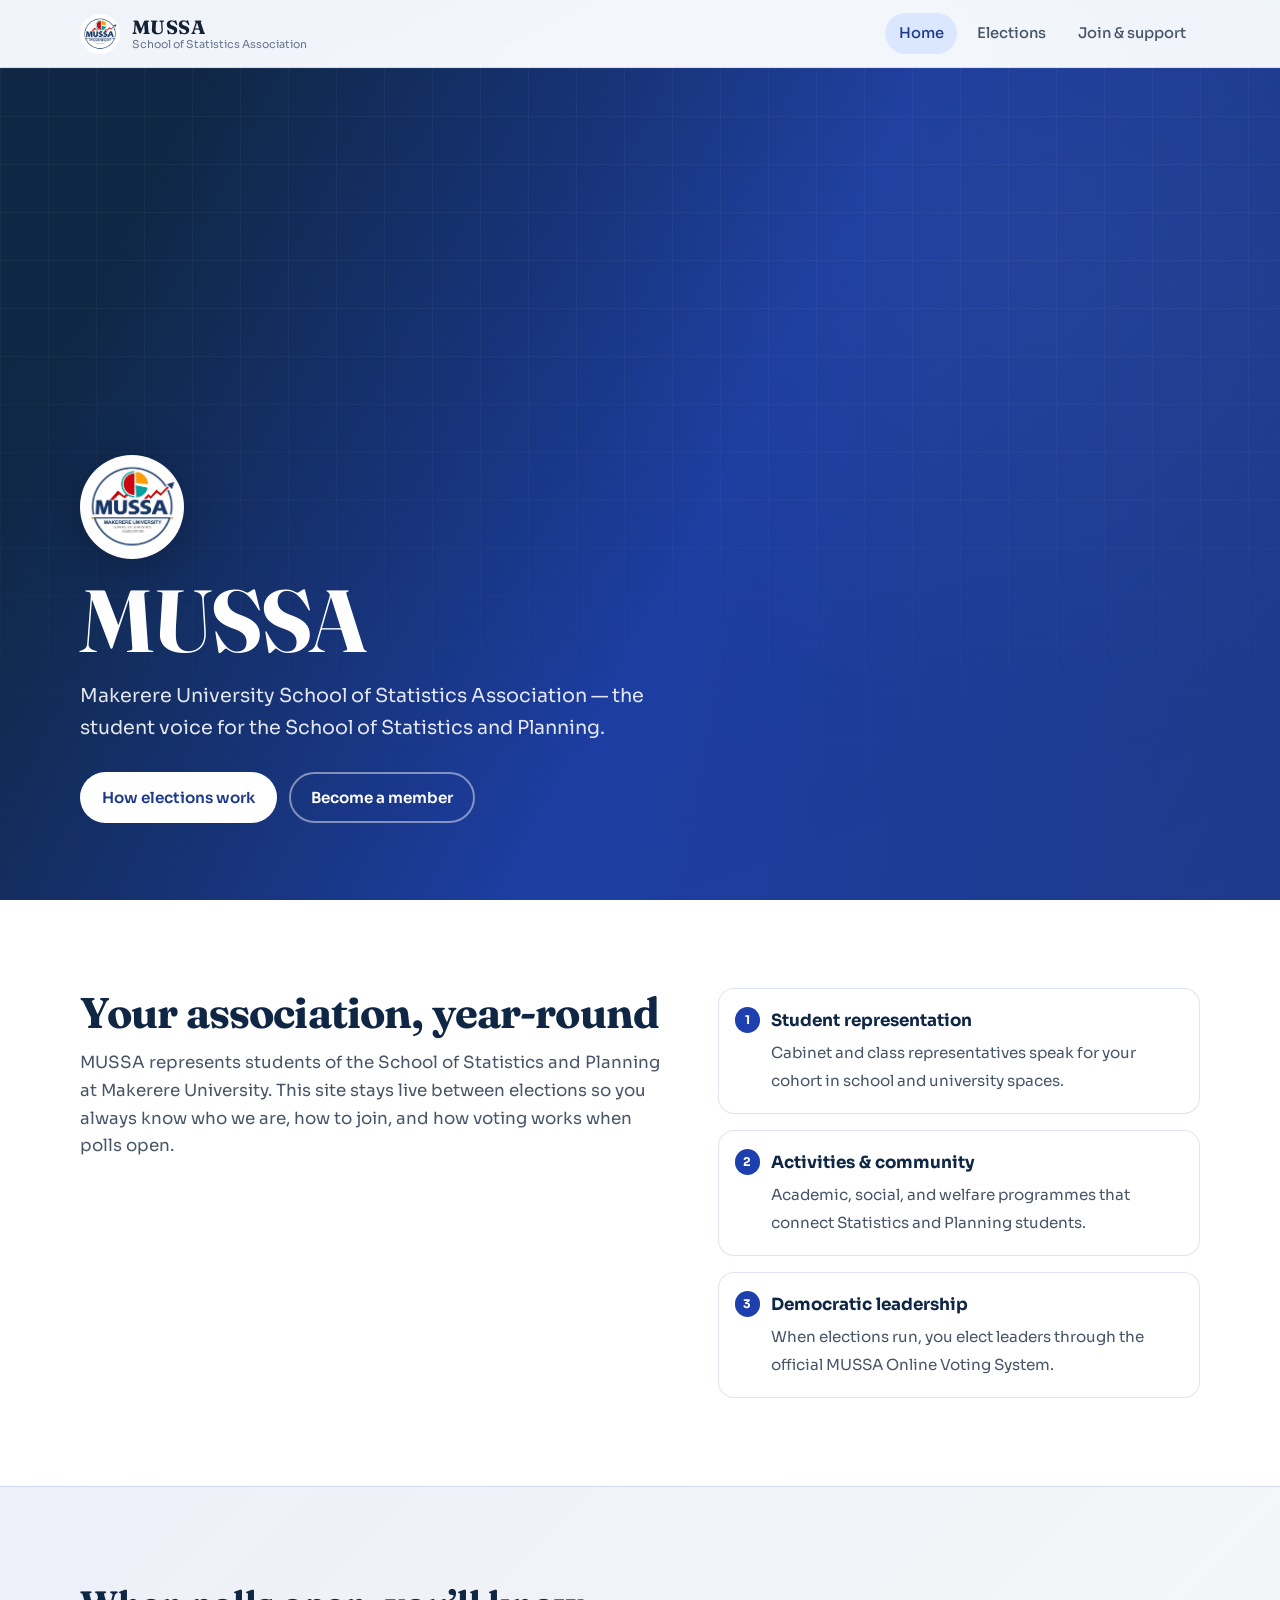
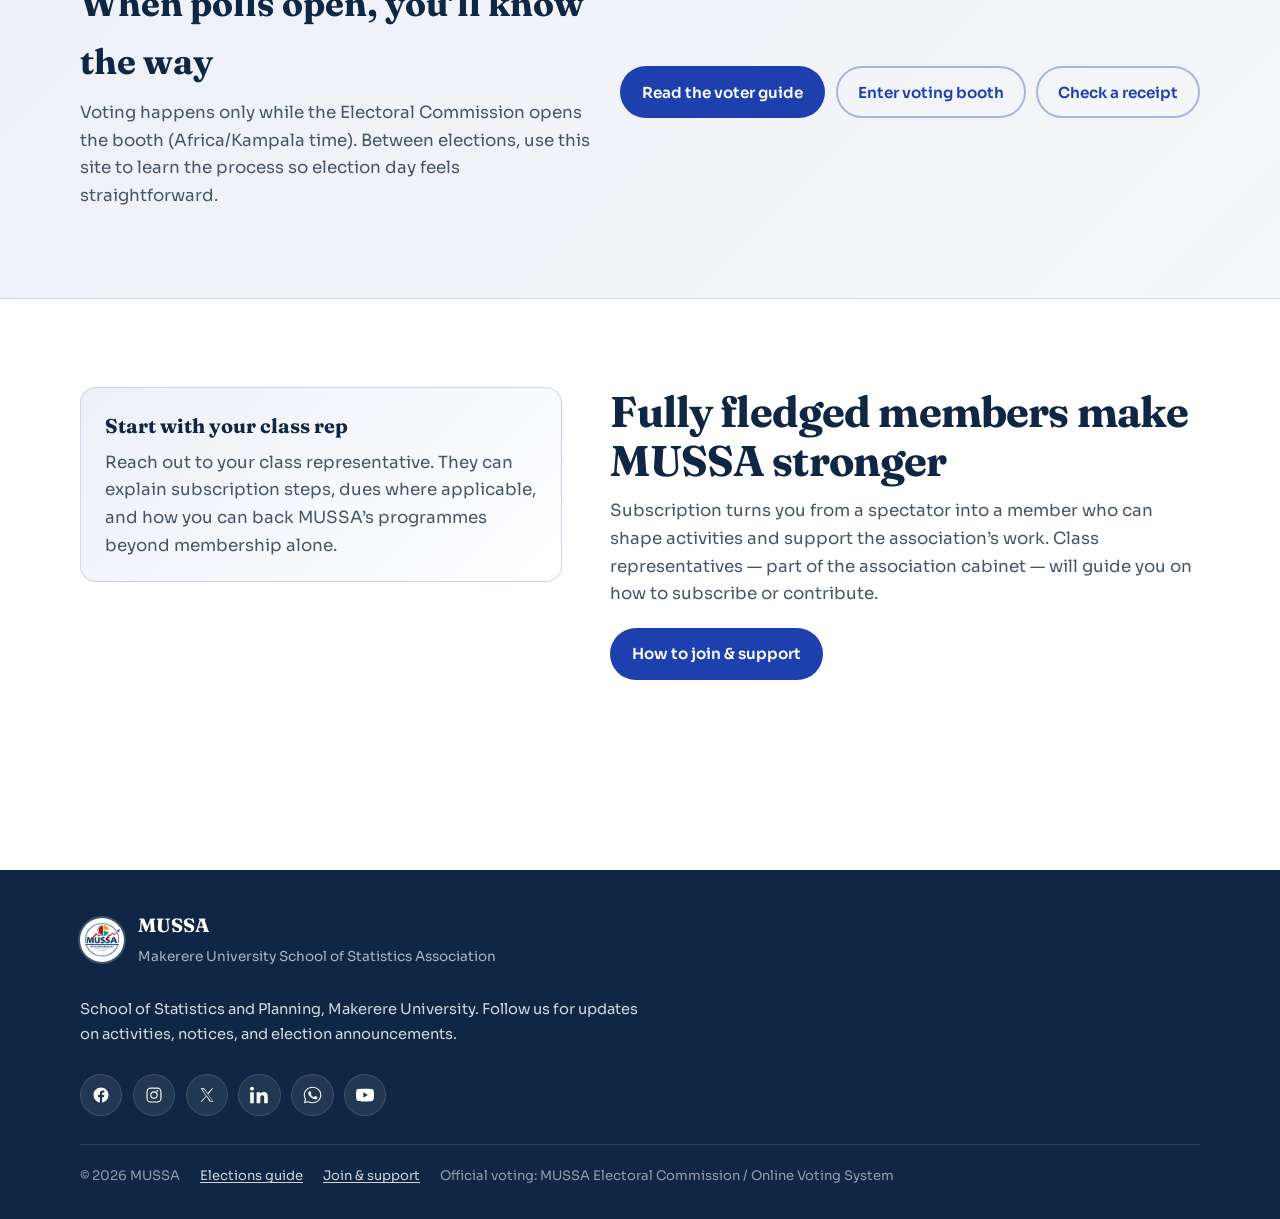
<file: index.html>
<!DOCTYPE html>
<html lang="en">
<head>
  <meta charset="UTF-8">
  <meta name="viewport" content="width=device-width, initial-scale=1.0">
  <meta name="description" content="Makerere University School of Statistics Association (MUSSA) — membership, activities, and how elections work when polls open.">
  <title>MUSSA — Makerere University School of Statistics Association</title>
  <link rel="icon" href="assets/images/mussa_logo.png" type="image/png">
  <link rel="preconnect" href="https://fonts.googleapis.com">
  <link rel="preconnect" href="https://fonts.gstatic.com" crossorigin>
  <link href="https://fonts.googleapis.com/css2?family=Fraunces:opsz,wght@9..144,600;9..144,700&family=Sora:wght@400;500;600;700&display=swap" rel="stylesheet">
  <link rel="stylesheet" href="css/styles.css">
</head>
<body>
  <a class="skip-link" href="#main">Skip to content</a>

  <header class="site-header">
    <div class="header-inner">
      <a class="brand" href="index.html">
        <img class="logo" src="assets/images/mussa_logo.png" alt="" width="40" height="40">
        <span class="brand-text">
          <strong>MUSSA</strong>
          <span>School of Statistics Association</span>
        </span>
      </a>
      <button class="nav-toggle" type="button" aria-expanded="false" aria-controls="site-nav" aria-label="Open menu">
        <span></span><span></span><span></span>
      </button>
      <nav class="site-nav" id="site-nav" aria-label="Primary">
        <ul>
          <li><a href="index.html">Home</a></li>
          <li><a href="elections.html">Elections</a></li>
          <li><a href="join.html">Join &amp; support</a></li>
        </ul>
      </nav>
    </div>
  </header>

  <main id="main">
    <section class="hero" aria-label="Welcome">
      <div class="hero-inner">
        <div class="hero-brand">
          <img class="logo" src="assets/images/mussa_logo.png" alt="MUSSA logo">
        </div>
        <h1>MUSSA</h1>
        <p class="lede">
          Makerere University School of Statistics Association — the student voice for the School of Statistics and Planning.
        </p>
        <div class="hero-actions">
          <a class="btn btn-primary" href="elections.html">How elections work</a>
          <a class="btn btn-ghost" href="join.html">Become a member</a>
        </div>
      </div>
    </section>

    <section class="section">
      <div class="split">
        <div class="section-head reveal">
          <h2>Your association, year-round</h2>
          <p>
            MUSSA represents students of the School of Statistics and Planning at Makerere University.
            This site stays live between elections so you always know who we are, how to join, and how voting works when polls open.
          </p>
        </div>
        <ul class="feature-list reveal reveal-delay-1">
          <li data-step="1">
            <strong>Student representation</strong>
            <span>Cabinet and class representatives speak for your cohort in school and university spaces.</span>
          </li>
          <li data-step="2">
            <strong>Activities &amp; community</strong>
            <span>Academic, social, and welfare programmes that connect Statistics and Planning students.</span>
          </li>
          <li data-step="3">
            <strong>Democratic leadership</strong>
            <span>When elections run, you elect leaders through the official MUSSA Online Voting System.</span>
          </li>
        </ul>
      </div>
    </section>

    <section class="band" aria-labelledby="election-ready">
      <div class="section reveal">
        <div>
          <h2 id="election-ready">When polls open, you’ll know the way</h2>
          <p>
            Voting happens only while the Electoral Commission opens the booth (Africa/Kampala time).
            Between elections, use this site to learn the process so election day feels straightforward.
          </p>
        </div>
        <div class="band-actions">
          <a class="btn btn-solid" href="elections.html">Read the voter guide</a>
          <a class="btn btn-outline" href="#" data-voting-booth>Enter voting booth</a>
          <a class="btn btn-outline" href="#" data-receipt-lookup>Check a receipt</a>
        </div>
      </div>
    </section>

    <section class="section">
      <div class="split reverse">
        <div class="section-head reveal">
          <h2>Fully fledged members make MUSSA stronger</h2>
          <p>
            Subscription turns you from a spectator into a member who can shape activities and support the association’s work.
            Class representatives — part of the association cabinet — will guide you on how to subscribe or contribute.
          </p>
          <p style="margin-top: 1.25rem;">
            <a class="btn btn-solid" href="join.html">How to join &amp; support</a>
          </p>
        </div>
        <div class="callout reveal reveal-delay-1">
          <h3>Start with your class rep</h3>
          <p>
            Reach out to your class representative. They can explain subscription steps, dues where applicable,
            and how you can back MUSSA’s programmes beyond membership alone.
          </p>
        </div>
      </div>
    </section>
  </main>

  <footer class="site-footer">
    <div class="footer-inner">
      <div class="footer-brand">
        <img class="logo" src="assets/images/mussa_logo.png" alt="" width="44" height="44">
        <div>
          <strong>MUSSA</strong>
          <span>Makerere University School of Statistics Association</span>
        </div>
      </div>
      <p class="footer-copy">
        School of Statistics and Planning, Makerere University. Follow us for updates on activities, notices, and election announcements.
      </p>
      <ul class="social-list" aria-label="Social media">
        <li><a href="#" data-social="facebook"><img src="assets/icons/facebook.svg" alt=""></a></li>
        <li><a href="#" data-social="instagram"><img src="assets/icons/instagram.svg" alt=""></a></li>
        <li><a href="#" data-social="x"><img src="assets/icons/x.svg" alt=""></a></li>
        <li><a href="#" data-social="linkedin"><img src="assets/icons/linkedin.svg" alt=""></a></li>
        <li><a href="#" data-social="whatsapp"><img src="assets/icons/whatsapp.svg" alt=""></a></li>
        <li><a href="#" data-social="youtube"><img src="assets/icons/youtube.svg" alt=""></a></li>
      </ul>
      <div class="footer-meta">
        <span>© <span id="year"></span> MUSSA</span>
        <a href="elections.html">Elections guide</a>
        <a href="join.html">Join &amp; support</a>
        <span>Official voting: MUSSA Electoral Commission / Online Voting System</span>
      </div>
    </div>
  </footer>

  <script src="js/main.js"></script>
  <script>document.getElementById("year").textContent = new Date().getFullYear();</script>
</body>
</html>
</file>
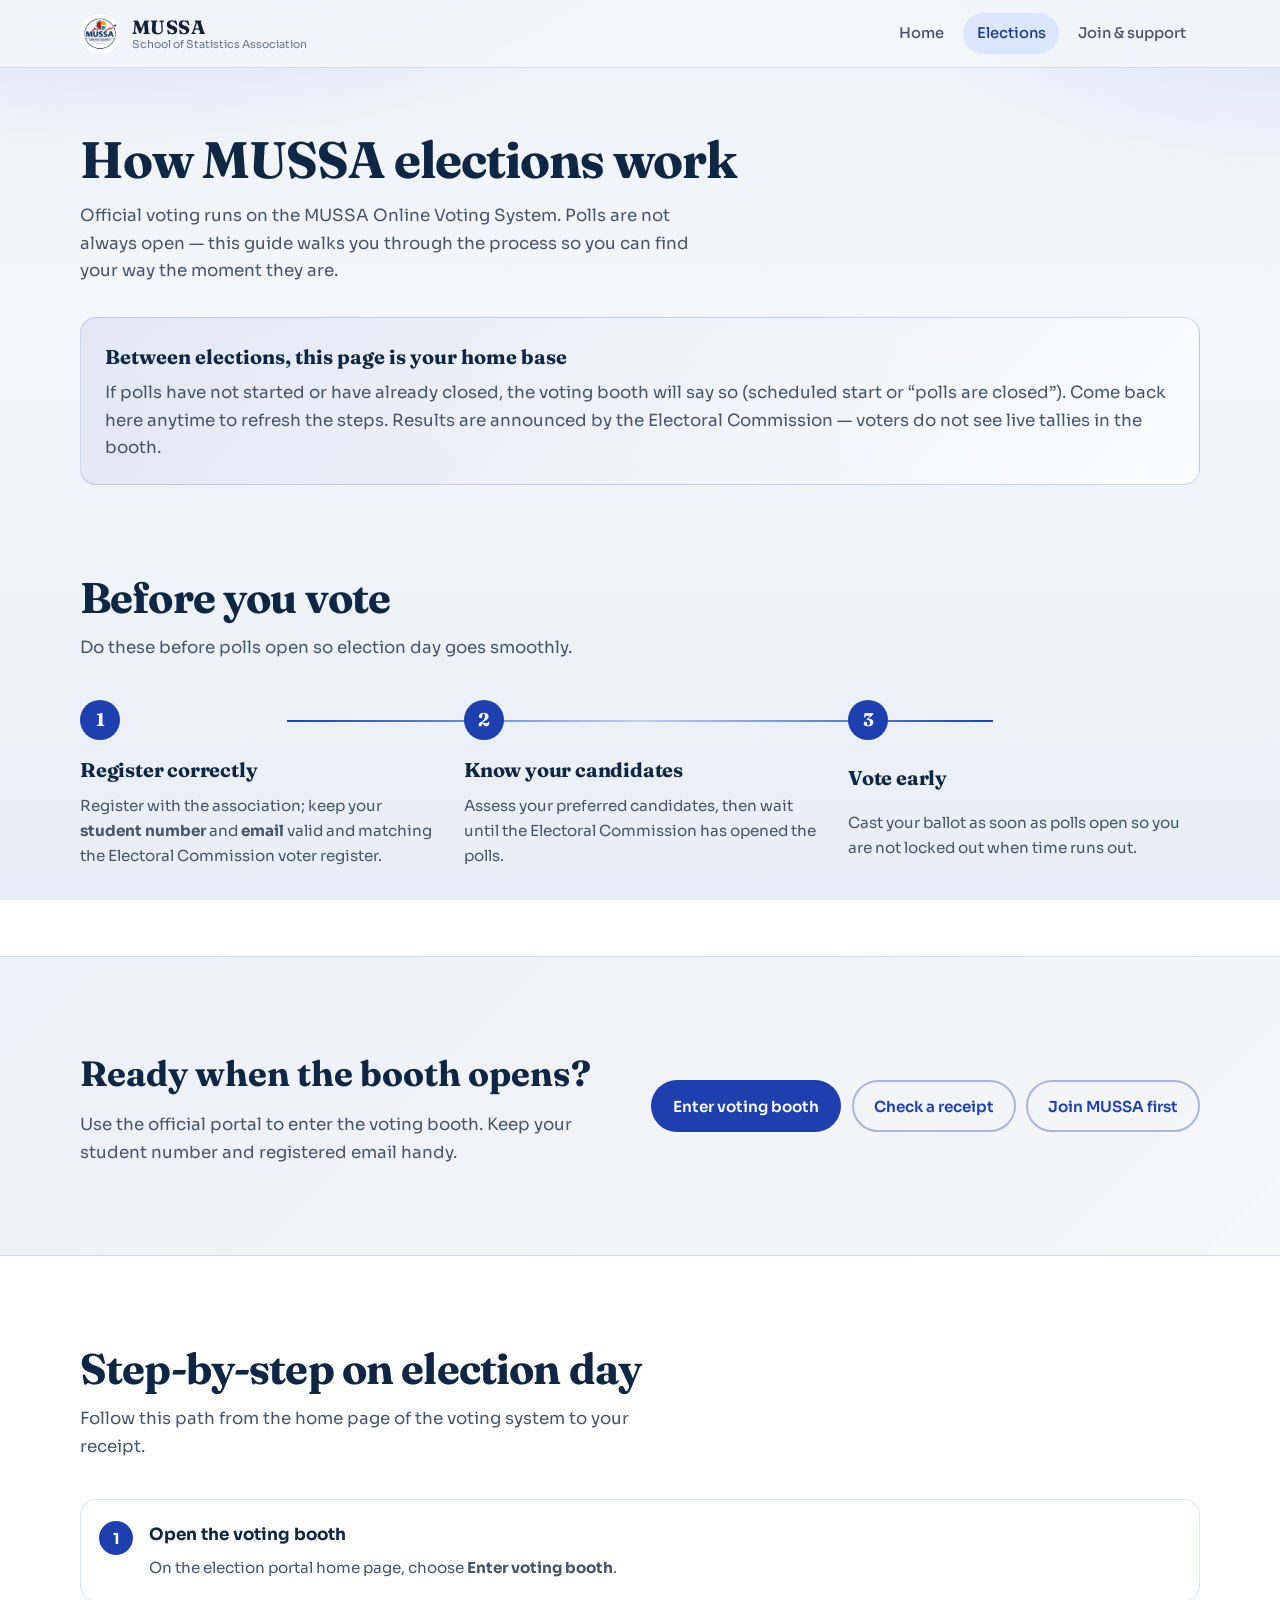
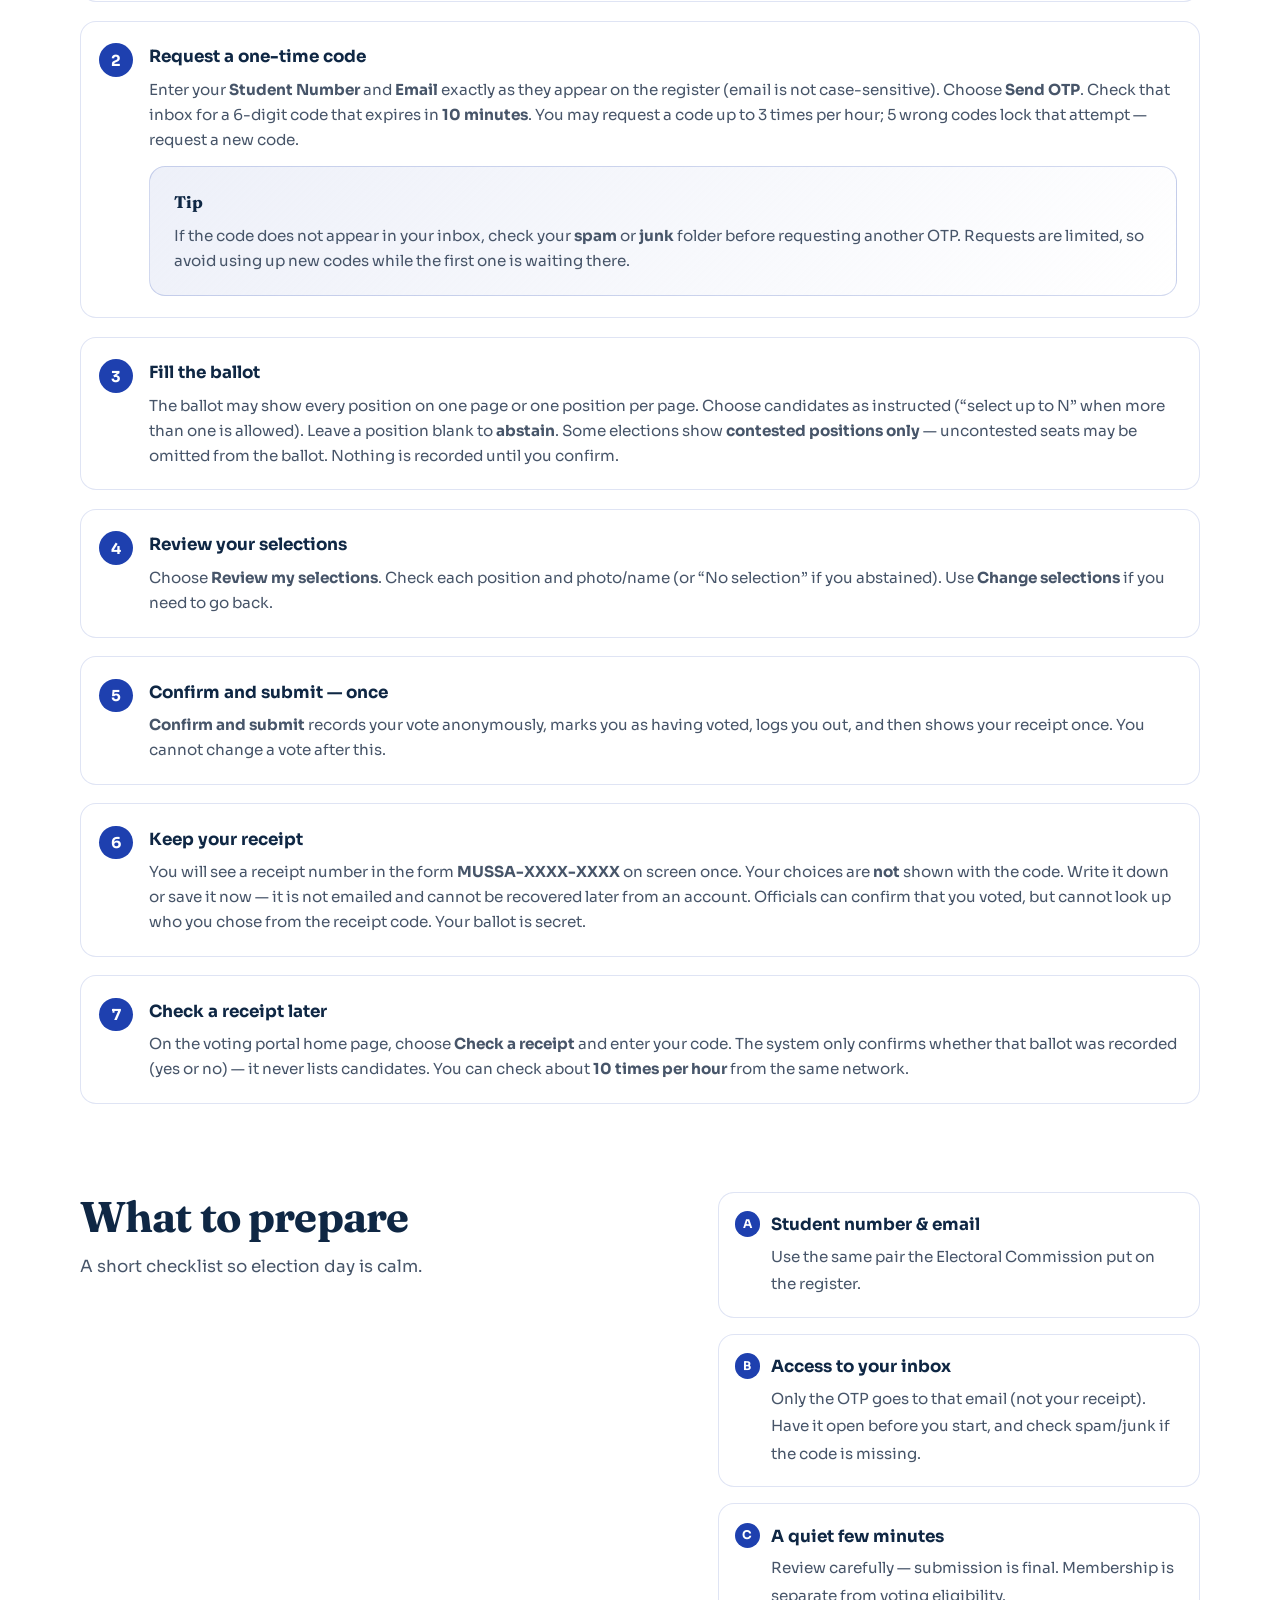
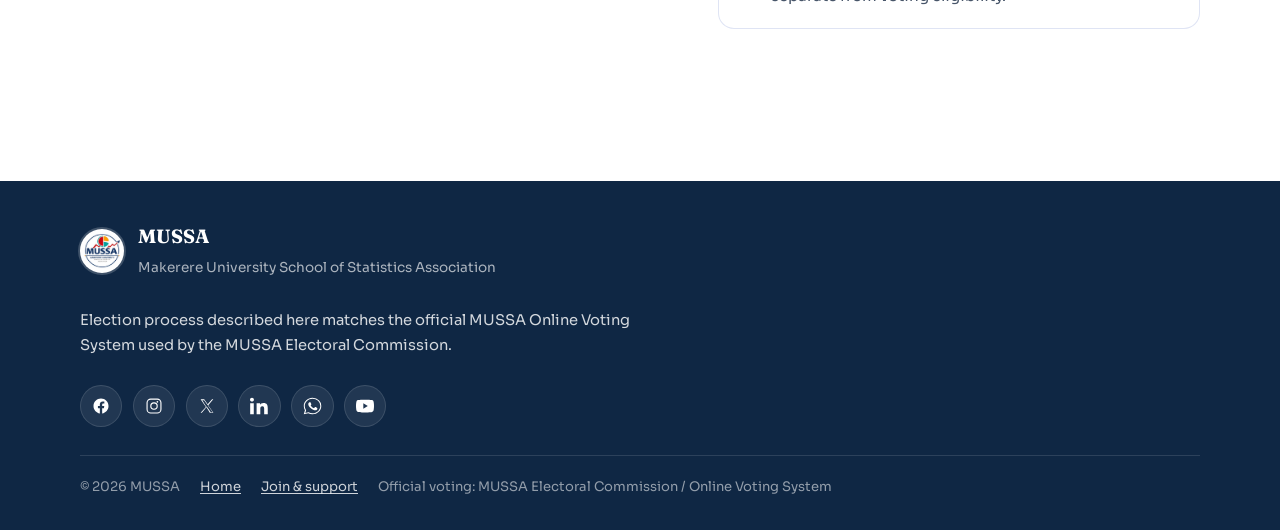
<file: elections.html>
<!DOCTYPE html>
<html lang="en">
<head>
  <meta charset="UTF-8">
  <meta name="viewport" content="width=device-width, initial-scale=1.0">
  <meta name="description" content="How to vote in MUSSA elections: eligibility, OTP login, ballot, confirm, and receipt.">
  <title>How elections work — MUSSA</title>
  <link rel="icon" href="assets/images/mussa_logo.png" type="image/png">
  <link rel="preconnect" href="https://fonts.googleapis.com">
  <link rel="preconnect" href="https://fonts.gstatic.com" crossorigin>
  <link href="https://fonts.googleapis.com/css2?family=Fraunces:opsz,wght@9..144,600;9..144,700&family=Sora:wght@400;500;600;700&display=swap" rel="stylesheet">
  <link rel="stylesheet" href="css/styles.css">
</head>
<body>
  <a class="skip-link" href="#main">Skip to content</a>

  <header class="site-header">
    <div class="header-inner">
      <a class="brand" href="index.html">
        <img class="logo" src="assets/images/mussa_logo.png" alt="" width="40" height="40">
        <span class="brand-text">
          <strong>MUSSA</strong>
          <span>School of Statistics Association</span>
        </span>
      </a>
      <button class="nav-toggle" type="button" aria-expanded="false" aria-controls="site-nav" aria-label="Open menu">
        <span></span><span></span><span></span>
      </button>
      <nav class="site-nav" id="site-nav" aria-label="Primary">
        <ul>
          <li><a href="index.html">Home</a></li>
          <li><a href="elections.html">Elections</a></li>
          <li><a href="join.html">Join &amp; support</a></li>
        </ul>
      </nav>
    </div>
  </header>

  <main id="main">
    <header class="page-hero">
      <div class="section">
        <h1>How MUSSA elections work</h1>
        <p>
          Official voting runs on the MUSSA Online Voting System. Polls are not always open — this guide
          walks you through the process so you can find your way the moment they are.
        </p>
      </div>
    </header>

    <section class="section" style="padding-top: 0;">
      <div class="callout reveal">
        <h3>Between elections, this page is your home base</h3>
        <p>
          If polls have not started or have already closed, the voting booth will say so (scheduled start or “polls are closed”).
          Come back here anytime to refresh the steps. Results are announced by the Electoral Commission — voters do not see live tallies in the booth.
        </p>
      </div>
    </section>

    <section class="section" style="padding-top: 0;">
      <div class="section-head reveal">
        <h2>Before you vote</h2>
        <p>Do these before polls open so election day goes smoothly.</p>
      </div>
      <ol class="prep-steps">
        <li class="prep-step reveal">
          <span class="prep-step-num" aria-hidden="true">1</span>
          <h3>Register correctly</h3>
          <p>Register with the association; keep your <strong>student number</strong> and <strong>email</strong> valid and matching the Electoral Commission voter register.</p>
        </li>
        <li class="prep-step reveal reveal-delay-1">
          <span class="prep-step-num" aria-hidden="true">2</span>
          <h3>Know your candidates</h3>
          <p>Assess your preferred candidates, then wait until the Electoral Commission has opened the polls.</p>
        </li>
        <li class="prep-step reveal reveal-delay-2">
          <span class="prep-step-num" aria-hidden="true">3</span>
          <h3>Vote early</h3>
          <p>Cast your ballot as soon as polls open so you are not locked out when time runs out.</p>
        </li>
      </ol>
    </section>

    <section class="band">
      <div class="section reveal">
        <div>
          <h2>Ready when the booth opens?</h2>
          <p>Use the official portal to enter the voting booth. Keep your student number and registered email handy.</p>
        </div>
        <div class="band-actions">
          <a class="btn btn-solid" href="#" data-voting-booth>Enter voting booth</a>
          <a class="btn btn-outline" href="#" data-receipt-lookup>Check a receipt</a>
          <a class="btn btn-outline" href="join.html">Join MUSSA first</a>
        </div>
      </div>
    </section>

    <section class="section">
      <div class="section-head reveal">
        <h2>Step-by-step on election day</h2>
        <p>Follow this path from the home page of the voting system to your receipt.</p>
      </div>
      <ol class="steps">
        <li class="reveal">
          <h3>Open the voting booth</h3>
          <p>On the election portal home page, choose <strong>Enter voting booth</strong>.</p>
        </li>
        <li class="reveal reveal-delay-1">
          <h3>Request a one-time code</h3>
          <p>
            Enter your <strong>Student Number</strong> and <strong>Email</strong> exactly as they appear on the register
            (email is not case-sensitive). Choose <strong>Send OTP</strong>. Check that inbox for a 6-digit code that expires in
            <strong>10 minutes</strong>. You may request a code up to 3 times per hour; 5 wrong codes lock that attempt — request a new code.
          </p>
          <div class="callout">
            <h3>Tip</h3>
            <p>
              If the code does not appear in your inbox, check your <strong>spam</strong> or <strong>junk</strong> folder
              before requesting another OTP. Requests are limited, so avoid using up new codes while the first one is waiting there.
            </p>
          </div>
        </li>
        <li class="reveal reveal-delay-2">
          <h3>Fill the ballot</h3>
          <p>
            The ballot may show every position on one page or one position per page. Choose candidates as instructed
            (“select up to N” when more than one is allowed). Leave a position blank to <strong>abstain</strong>.
            Some elections show <strong>contested positions only</strong> — uncontested seats may be omitted from the ballot.
            Nothing is recorded until you confirm.
          </p>
        </li>
        <li class="reveal">
          <h3>Review your selections</h3>
          <p>
            Choose <strong>Review my selections</strong>. Check each position and photo/name (or “No selection” if you abstained).
            Use <strong>Change selections</strong> if you need to go back.
          </p>
        </li>
        <li class="reveal reveal-delay-1">
          <h3>Confirm and submit — once</h3>
          <p>
            <strong>Confirm and submit</strong> records your vote anonymously, marks you as having voted, logs you out,
            and then shows your receipt once. You cannot change a vote after this.
          </p>
        </li>
        <li class="reveal reveal-delay-2">
          <h3>Keep your receipt</h3>
          <p>
            You will see a receipt number in the form <strong>MUSSA-XXXX-XXXX</strong> on screen once.
            Your choices are <strong>not</strong> shown with the code. Write it down or save it now — it is not emailed
            and cannot be recovered later from an account. Officials can confirm that you voted, but cannot look up
            who you chose from the receipt code. Your ballot is secret.
          </p>
        </li>
        <li class="reveal">
          <h3>Check a receipt later</h3>
          <p>
            On the voting portal home page, choose <strong>Check a receipt</strong> and enter your code.
            The system only confirms whether that ballot was recorded (yes or no) — it never lists candidates.
            You can check about <strong>10 times per hour</strong> from the same network.
          </p>
        </li>
      </ol>
    </section>

    <section class="section" style="padding-top: 0;">
      <div class="split">
        <div class="section-head reveal">
          <h2>What to prepare</h2>
          <p>A short checklist so election day is calm.</p>
        </div>
        <ul class="feature-list reveal reveal-delay-1">
          <li data-step="A">
            <strong>Student number &amp; email</strong>
            <span>Use the same pair the Electoral Commission put on the register.</span>
          </li>
          <li data-step="B">
            <strong>Access to your inbox</strong>
            <span>Only the OTP goes to that email (not your receipt). Have it open before you start, and check spam/junk if the code is missing.</span>
          </li>
          <li data-step="C">
            <strong>A quiet few minutes</strong>
            <span>Review carefully — submission is final. Membership is separate from voting eligibility.</span>
          </li>
        </ul>
      </div>
    </section>
  </main>

  <footer class="site-footer">
    <div class="footer-inner">
      <div class="footer-brand">
        <img class="logo" src="assets/images/mussa_logo.png" alt="" width="44" height="44">
        <div>
          <strong>MUSSA</strong>
          <span>Makerere University School of Statistics Association</span>
        </div>
      </div>
      <p class="footer-copy">
        Election process described here matches the official MUSSA Online Voting System used by the MUSSA Electoral Commission.
      </p>
      <ul class="social-list" aria-label="Social media">
        <li><a href="#" data-social="facebook"><img src="assets/icons/facebook.svg" alt=""></a></li>
        <li><a href="#" data-social="instagram"><img src="assets/icons/instagram.svg" alt=""></a></li>
        <li><a href="#" data-social="x"><img src="assets/icons/x.svg" alt=""></a></li>
        <li><a href="#" data-social="linkedin"><img src="assets/icons/linkedin.svg" alt=""></a></li>
        <li><a href="#" data-social="whatsapp"><img src="assets/icons/whatsapp.svg" alt=""></a></li>
        <li><a href="#" data-social="youtube"><img src="assets/icons/youtube.svg" alt=""></a></li>
      </ul>
      <div class="footer-meta">
        <span>© <span id="year"></span> MUSSA</span>
        <a href="index.html">Home</a>
        <a href="join.html">Join &amp; support</a>
        <span>Official voting: MUSSA Electoral Commission / Online Voting System</span>
      </div>
    </div>
  </footer>

  <script src="js/main.js"></script>
  <script>document.getElementById("year").textContent = new Date().getFullYear();</script>
</body>
</html>
</file>
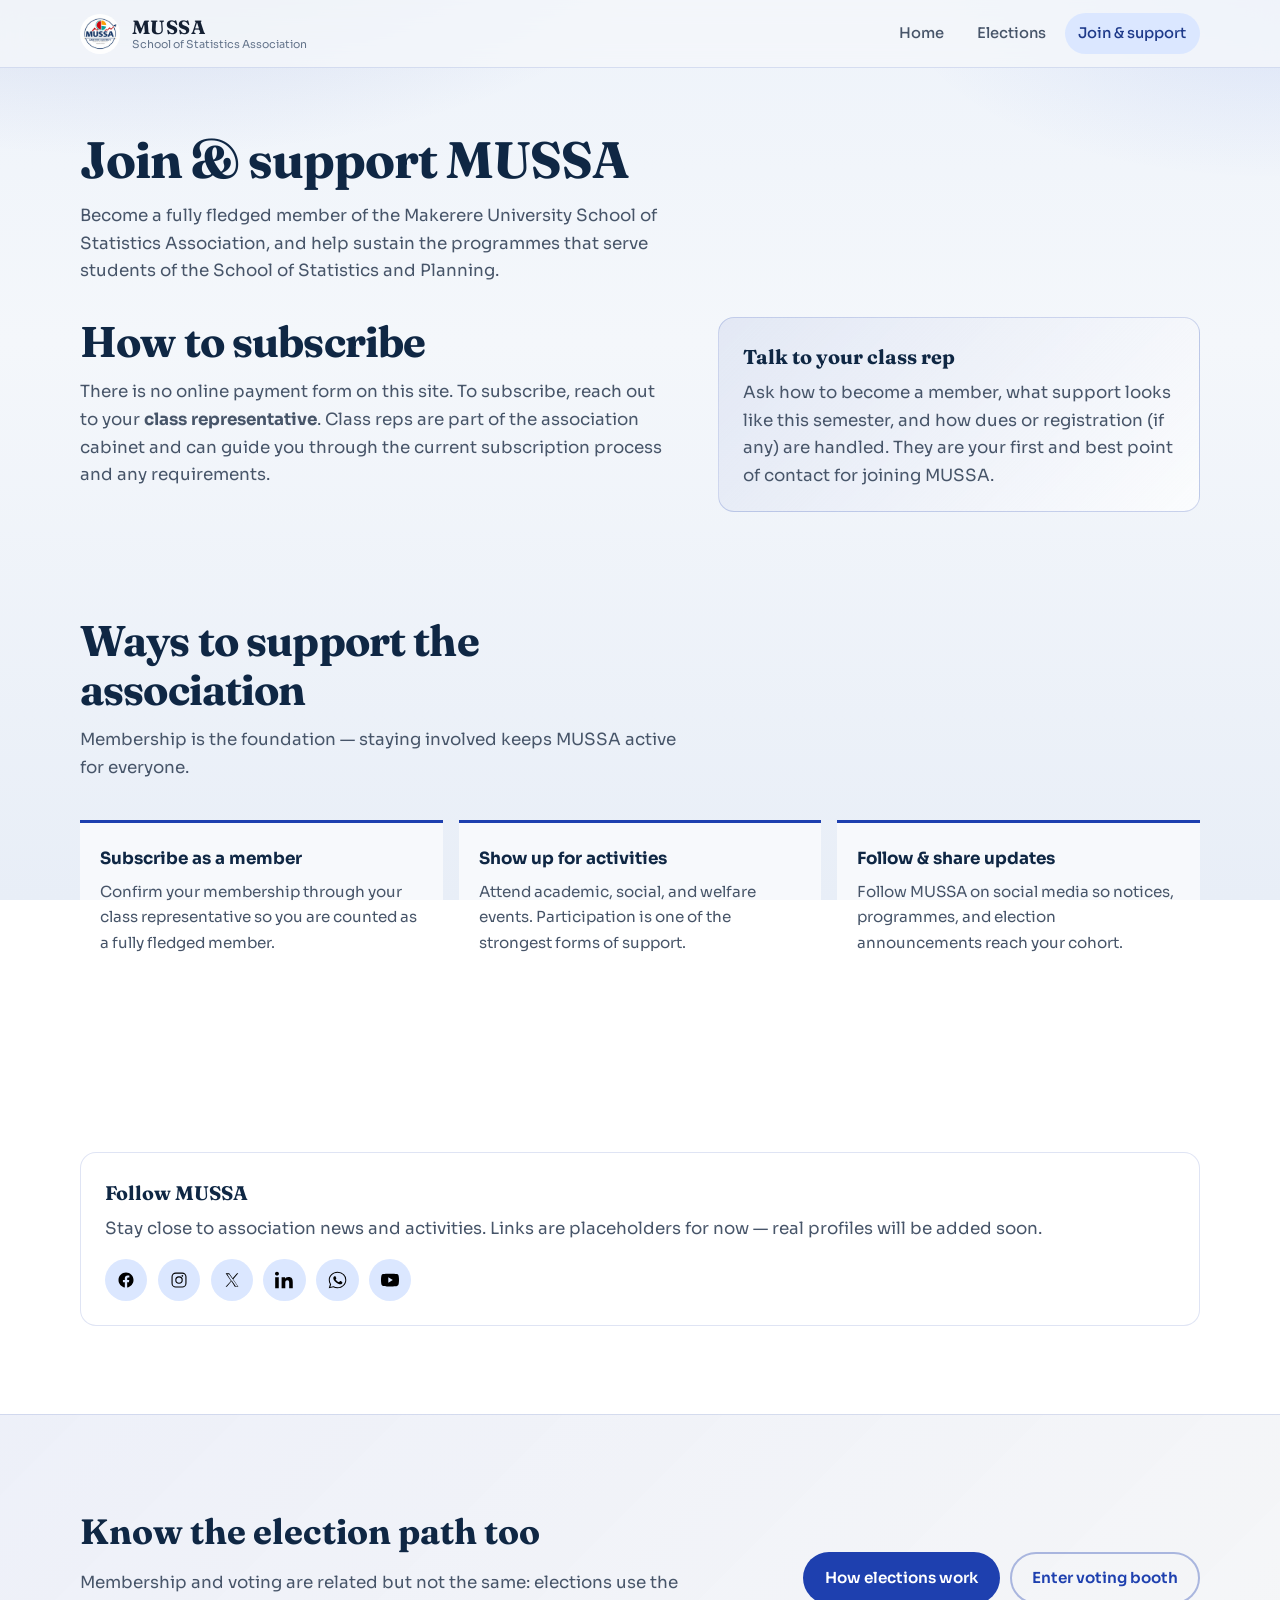
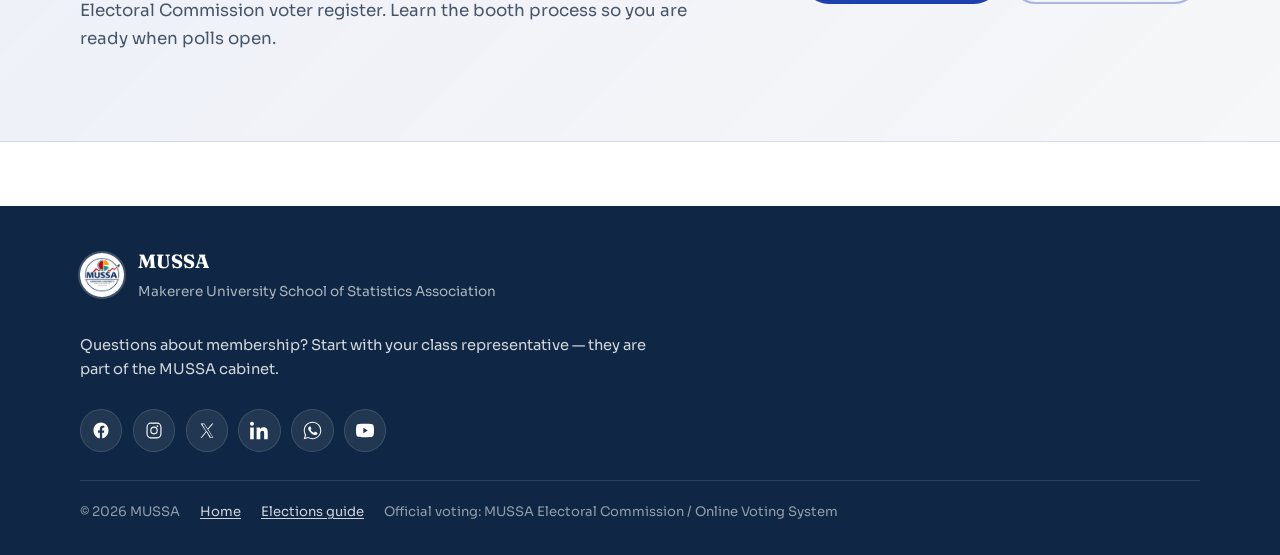
<file: join.html>
<!DOCTYPE html>
<html lang="en">
<head>
  <meta charset="UTF-8">
  <meta name="viewport" content="width=device-width, initial-scale=1.0">
  <meta name="description" content="Subscribe to MUSSA and support association activities — start with your class representative.">
  <title>Join &amp; support — MUSSA</title>
  <link rel="icon" href="assets/images/mussa_logo.png" type="image/png">
  <link rel="preconnect" href="https://fonts.googleapis.com">
  <link rel="preconnect" href="https://fonts.gstatic.com" crossorigin>
  <link href="https://fonts.googleapis.com/css2?family=Fraunces:opsz,wght@9..144,600;9..144,700&family=Sora:wght@400;500;600;700&display=swap" rel="stylesheet">
  <link rel="stylesheet" href="css/styles.css">
</head>
<body>
  <a class="skip-link" href="#main">Skip to content</a>

  <header class="site-header">
    <div class="header-inner">
      <a class="brand" href="index.html">
        <img class="logo" src="assets/images/mussa_logo.png" alt="" width="40" height="40">
        <span class="brand-text">
          <strong>MUSSA</strong>
          <span>School of Statistics Association</span>
        </span>
      </a>
      <button class="nav-toggle" type="button" aria-expanded="false" aria-controls="site-nav" aria-label="Open menu">
        <span></span><span></span><span></span>
      </button>
      <nav class="site-nav" id="site-nav" aria-label="Primary">
        <ul>
          <li><a href="index.html">Home</a></li>
          <li><a href="elections.html">Elections</a></li>
          <li><a href="join.html">Join &amp; support</a></li>
        </ul>
      </nav>
    </div>
  </header>

  <main id="main">
    <header class="page-hero">
      <div class="section">
        <h1>Join &amp; support MUSSA</h1>
        <p>
          Become a fully fledged member of the Makerere University School of Statistics Association,
          and help sustain the programmes that serve students of the School of Statistics and Planning.
        </p>
      </div>
    </header>

    <section class="section" style="padding-top: 0;">
      <div class="split">
        <div class="section-head reveal">
          <h2>How to subscribe</h2>
          <p>
            There is no online payment form on this site. To subscribe, reach out to your
            <strong>class representative</strong>. Class reps are part of the association cabinet and can
            guide you through the current subscription process and any requirements.
          </p>
        </div>
        <div class="callout reveal reveal-delay-1">
          <h3>Talk to your class rep</h3>
          <p>
            Ask how to become a member, what support looks like this semester, and how dues or registration
            (if any) are handled. They are your first and best point of contact for joining MUSSA.
          </p>
        </div>
      </div>
    </section>

    <section class="section" style="padding-top: 0;">
      <div class="section-head reveal">
        <h2>Ways to support the association</h2>
        <p>Membership is the foundation — staying involved keeps MUSSA active for everyone.</p>
      </div>
      <div class="support-grid">
        <article class="support-item reveal">
          <h3>Subscribe as a member</h3>
          <p>Confirm your membership through your class representative so you are counted as a fully fledged member.</p>
        </article>
        <article class="support-item reveal reveal-delay-1">
          <h3>Show up for activities</h3>
          <p>Attend academic, social, and welfare events. Participation is one of the strongest forms of support.</p>
        </article>
        <article class="support-item reveal reveal-delay-2">
          <h3>Follow &amp; share updates</h3>
          <p>Follow MUSSA on social media so notices, programmes, and election announcements reach your cohort.</p>
        </article>
      </div>
    </section>

    <section class="section">
      <div class="social-panel reveal">
        <h3>Follow MUSSA</h3>
        <p>Stay close to association news and activities. Links are placeholders for now — real profiles will be added soon.</p>
        <ul class="social-list" aria-label="Social media">
          <li><a href="#" data-social="facebook"><img src="assets/icons/facebook.svg" alt=""></a></li>
          <li><a href="#" data-social="instagram"><img src="assets/icons/instagram.svg" alt=""></a></li>
          <li><a href="#" data-social="x"><img src="assets/icons/x.svg" alt=""></a></li>
          <li><a href="#" data-social="linkedin"><img src="assets/icons/linkedin.svg" alt=""></a></li>
          <li><a href="#" data-social="whatsapp"><img src="assets/icons/whatsapp.svg" alt=""></a></li>
          <li><a href="#" data-social="youtube"><img src="assets/icons/youtube.svg" alt=""></a></li>
        </ul>
      </div>
    </section>

    <section class="band">
      <div class="section reveal">
        <div>
          <h2>Know the election path too</h2>
          <p>
            Membership and voting are related but not the same: elections use the Electoral Commission voter register.
            Learn the booth process so you are ready when polls open.
          </p>
        </div>
        <div class="band-actions">
          <a class="btn btn-solid" href="elections.html">How elections work</a>
          <a class="btn btn-outline" href="#" data-voting-booth>Enter voting booth</a>
        </div>
      </div>
    </section>
  </main>

  <footer class="site-footer">
    <div class="footer-inner">
      <div class="footer-brand">
        <img class="logo" src="assets/images/mussa_logo.png" alt="" width="44" height="44">
        <div>
          <strong>MUSSA</strong>
          <span>Makerere University School of Statistics Association</span>
        </div>
      </div>
      <p class="footer-copy">
        Questions about membership? Start with your class representative — they are part of the MUSSA cabinet.
      </p>
      <ul class="social-list" aria-label="Social media">
        <li><a href="#" data-social="facebook"><img src="assets/icons/facebook.svg" alt=""></a></li>
        <li><a href="#" data-social="instagram"><img src="assets/icons/instagram.svg" alt=""></a></li>
        <li><a href="#" data-social="x"><img src="assets/icons/x.svg" alt=""></a></li>
        <li><a href="#" data-social="linkedin"><img src="assets/icons/linkedin.svg" alt=""></a></li>
        <li><a href="#" data-social="whatsapp"><img src="assets/icons/whatsapp.svg" alt=""></a></li>
        <li><a href="#" data-social="youtube"><img src="assets/icons/youtube.svg" alt=""></a></li>
      </ul>
      <div class="footer-meta">
        <span>© <span id="year"></span> MUSSA</span>
        <a href="index.html">Home</a>
        <a href="elections.html">Elections guide</a>
        <span>Official voting: MUSSA Electoral Commission / Online Voting System</span>
      </div>
    </div>
  </footer>

  <script src="js/main.js"></script>
  <script>document.getElementById("year").textContent = new Date().getFullYear();</script>
</body>
</html>
</file>
<file: css/styles.css>
/* MUSSA — Makerere University School of Statistics Association */

:root {
  --mussa-700: #1d4ed8;
  --mussa-800: #1e40af;
  --mussa-900: #1e3a8a;
  --navy: #0f2744;
  --ink: #142033;
  --slate: #475569;
  --muted: #64748b;
  --line: rgba(30, 64, 175, 0.14);
  --paper: #f4f7fb;
  --white: #ffffff;
  --accent-soft: #dbe7ff;
  --shadow: 0 18px 50px rgba(15, 39, 68, 0.12);
  --radius: 1rem;
  --font-display: "Fraunces", "Georgia", serif;
  --font-body: "Sora", system-ui, sans-serif;
  --max: 70rem;
  --header-h: 4.25rem;
  --ease: cubic-bezier(0.22, 1, 0.36, 1);
}

*,
*::before,
*::after {
  box-sizing: border-box;
}

html {
  scroll-behavior: smooth;
}

body {
  margin: 0;
  min-height: 100vh;
  font-family: var(--font-body);
  font-size: clamp(0.95rem, 0.9rem + 0.25vw, 1.05rem);
  line-height: 1.65;
  color: var(--ink);
  background:
    radial-gradient(ellipse 80% 50% at 10% -10%, rgba(30, 64, 175, 0.16), transparent 55%),
    radial-gradient(ellipse 60% 40% at 100% 0%, rgba(29, 78, 216, 0.1), transparent 50%),
    linear-gradient(180deg, #eef3fa 0%, var(--paper) 38%, #e8eef7 100%);
  background-attachment: fixed;
}

img {
  max-width: 100%;
  height: auto;
  display: block;
}

a {
  color: var(--mussa-800);
  text-decoration-thickness: 1px;
  text-underline-offset: 0.18em;
}

a:hover {
  color: var(--mussa-900);
}

:focus-visible {
  outline: 3px solid var(--mussa-700);
  outline-offset: 3px;
}

.skip-link {
  position: absolute;
  left: 1rem;
  top: -3rem;
  z-index: 1000;
  padding: 0.65rem 1rem;
  background: var(--mussa-900);
  color: var(--white);
  border-radius: 0.5rem;
  text-decoration: none;
  font-weight: 600;
}

.skip-link:focus {
  top: 1rem;
}

.site-header {
  position: sticky;
  top: 0;
  z-index: 100;
  height: var(--header-h);
  display: flex;
  align-items: center;
  backdrop-filter: blur(14px);
  background: rgba(244, 247, 251, 0.82);
  border-bottom: 1px solid var(--line);
  transform: translateY(-100%);
  animation: header-in 0.7s var(--ease) 0.05s forwards;
}

@keyframes header-in {
  to {
    transform: translateY(0);
  }
}

.header-inner {
  width: min(100% - 2rem, var(--max));
  margin-inline: auto;
  display: flex;
  align-items: center;
  justify-content: space-between;
  gap: 1rem;
}

.brand {
  display: inline-flex;
  align-items: center;
  gap: 0.75rem;
  text-decoration: none;
  color: var(--ink);
  min-width: 0;
}

.logo {
  border-radius: 50%;
  aspect-ratio: 1;
  object-fit: cover;
  display: block;
  background: var(--white);
}

.brand .logo {
  width: 2.5rem;
  height: 2.5rem;
}

.brand-text {
  display: flex;
  flex-direction: column;
  line-height: 1.15;
  min-width: 0;
}

.brand-text strong {
  font-family: var(--font-display);
  font-size: 1.2rem;
  font-weight: 700;
  letter-spacing: 0.02em;
}

.brand-text span {
  font-size: 0.68rem;
  color: var(--muted);
  white-space: nowrap;
  overflow: hidden;
  text-overflow: ellipsis;
  max-width: 14rem;
}

.nav-toggle {
  display: none;
  width: 2.75rem;
  height: 2.75rem;
  border: 1px solid var(--line);
  border-radius: 0.7rem;
  background: var(--white);
  cursor: pointer;
  padding: 0;
  align-items: center;
  justify-content: center;
  flex-direction: column;
  gap: 0.35rem;
}

.nav-toggle span {
  display: block;
  width: 1.15rem;
  height: 2px;
  background: var(--navy);
  transition: transform 0.25s var(--ease), opacity 0.2s ease;
}

.nav-toggle[aria-expanded="true"] span:nth-child(1) {
  transform: translateY(0.42rem) rotate(45deg);
}

.nav-toggle[aria-expanded="true"] span:nth-child(2) {
  opacity: 0;
}

.nav-toggle[aria-expanded="true"] span:nth-child(3) {
  transform: translateY(-0.42rem) rotate(-45deg);
}

.site-nav ul {
  list-style: none;
  margin: 0;
  padding: 0;
  display: flex;
  align-items: center;
  gap: 0.35rem;
}

.site-nav a {
  display: inline-flex;
  padding: 0.55rem 0.85rem;
  text-decoration: none;
  color: var(--slate);
  font-weight: 500;
  font-size: 0.92rem;
  border-radius: 999px;
  transition: background 0.2s ease, color 0.2s ease;
}

.site-nav a:hover,
.site-nav a[aria-current="page"] {
  color: var(--mussa-900);
  background: var(--accent-soft);
}

main {
  overflow-x: clip;
}

.hero {
  position: relative;
  min-height: calc(100svh - var(--header-h));
  display: grid;
  align-items: end;
  padding: clamp(2rem, 5vw, 4.5rem) 0 clamp(2.5rem, 6vw, 5rem);
  color: var(--white);
  background:
    linear-gradient(115deg, rgba(15, 39, 68, 0.92) 12%, rgba(30, 64, 175, 0.78) 55%, rgba(30, 58, 138, 0.7) 100%),
    radial-gradient(circle at 80% 20%, rgba(255, 255, 255, 0.14), transparent 40%),
    linear-gradient(160deg, var(--navy), var(--mussa-900));
  isolation: isolate;
}

.hero::before {
  content: "";
  position: absolute;
  inset: 0;
  z-index: -1;
  background-image:
    linear-gradient(rgba(255, 255, 255, 0.04) 1px, transparent 1px),
    linear-gradient(90deg, rgba(255, 255, 255, 0.04) 1px, transparent 1px);
  background-size: 48px 48px;
  mask-image: linear-gradient(180deg, black 30%, transparent 95%);
}

.hero-inner {
  width: min(100% - 2rem, var(--max));
  margin-inline: auto;
}

.hero-brand {
  display: flex;
  align-items: center;
  gap: 1rem;
  margin-bottom: 1.25rem;
}

.hero-brand .logo {
  width: clamp(4.5rem, 12vw, 6.5rem);
  height: clamp(4.5rem, 12vw, 6.5rem);
  filter: drop-shadow(0 8px 24px rgba(0, 0, 0, 0.25));
}

.hero h1 {
  margin: 0;
  font-family: var(--font-display);
  font-size: clamp(2.6rem, 7vw, 5.5rem);
  font-weight: 700;
  letter-spacing: -0.02em;
  line-height: 0.95;
  max-width: 12ch;
}

.hero .lede {
  margin: 1.1rem 0 0;
  max-width: 36rem;
  font-size: clamp(1rem, 0.95rem + 0.4vw, 1.2rem);
  color: rgba(255, 255, 255, 0.88);
}

.hero-actions {
  display: flex;
  flex-wrap: wrap;
  gap: 0.75rem;
  margin-top: 1.75rem;
}

.btn {
  display: inline-flex;
  align-items: center;
  justify-content: center;
  gap: 0.45rem;
  min-height: 2.9rem;
  padding: 0.7rem 1.25rem;
  border-radius: 999px;
  border: 2px solid transparent;
  font-family: inherit;
  font-weight: 600;
  font-size: 0.95rem;
  text-decoration: none;
  cursor: pointer;
  transition: transform 0.2s var(--ease), background 0.2s ease, color 0.2s ease, border-color 0.2s ease;
}

.btn:hover {
  transform: translateY(-2px);
}

.btn-primary {
  background: var(--white);
  color: var(--mussa-900);
}

.btn-primary:hover {
  background: var(--accent-soft);
  color: var(--mussa-900);
}

.btn-ghost {
  background: transparent;
  color: var(--white);
  border-color: rgba(255, 255, 255, 0.45);
}

.btn-ghost:hover {
  background: rgba(255, 255, 255, 0.1);
  color: var(--white);
}

.btn-solid {
  background: var(--mussa-800);
  color: var(--white);
}

.btn-solid:hover {
  background: var(--mussa-900);
  color: var(--white);
}

.btn-outline {
  background: transparent;
  color: var(--mussa-800);
  border-color: rgba(30, 64, 175, 0.35);
}

.btn-outline:hover {
  background: var(--accent-soft);
  color: var(--mussa-900);
}

.section {
  width: min(100% - 2rem, var(--max));
  margin-inline: auto;
  padding: clamp(3rem, 7vw, 5.5rem) 0;
}

.section-head {
  max-width: 38rem;
  margin-bottom: clamp(1.5rem, 3vw, 2.5rem);
}

.section-head h2 {
  margin: 0;
  font-family: var(--font-display);
  font-size: clamp(1.85rem, 1.4rem + 1.6vw, 2.75rem);
  line-height: 1.15;
  letter-spacing: -0.02em;
  color: var(--navy);
}

.section-head p {
  margin: 0.75rem 0 0;
  color: var(--slate);
}

.reveal {
  opacity: 0;
  transform: translateY(1.25rem);
  transition: opacity 0.7s var(--ease), transform 0.7s var(--ease);
}

.reveal.is-visible {
  opacity: 1;
  transform: none;
}

.reveal-delay-1 { transition-delay: 0.08s; }
.reveal-delay-2 { transition-delay: 0.16s; }
.reveal-delay-3 { transition-delay: 0.24s; }

.split {
  display: grid;
  gap: clamp(1.5rem, 4vw, 3rem);
  align-items: start;
}

@media (min-width: 800px) {
  .split {
    grid-template-columns: 1.1fr 0.9fr;
  }

  .split.reverse {
    grid-template-columns: 0.9fr 1.1fr;
  }

  .split.reverse > :first-child {
    order: 2;
  }
}

.prose p {
  margin: 0 0 1rem;
  color: var(--slate);
}

.prose p:last-child {
  margin-bottom: 0;
}

.feature-list {
  list-style: none;
  margin: 0;
  padding: 0;
  display: grid;
  gap: 1rem;
}

.feature-list li {
  position: relative;
  padding: 1.15rem 1.25rem 1.15rem 3.25rem;
  background: rgba(255, 255, 255, 0.72);
  border: 1px solid var(--line);
  border-radius: var(--radius);
}

.feature-list li::before {
  content: attr(data-step);
  position: absolute;
  left: 1rem;
  top: 1.15rem;
  width: 1.6rem;
  height: 1.6rem;
  display: grid;
  place-items: center;
  border-radius: 999px;
  background: var(--mussa-800);
  color: var(--white);
  font-size: 0.75rem;
  font-weight: 700;
}

.feature-list strong {
  display: block;
  margin-bottom: 0.25rem;
  color: var(--navy);
}

.feature-list span {
  color: var(--slate);
  font-size: 0.95rem;
}

.band {
  background:
    linear-gradient(135deg, rgba(30, 64, 175, 0.08), rgba(15, 39, 68, 0.04)),
    rgba(255, 255, 255, 0.55);
  border-block: 1px solid var(--line);
}

.band .section {
  display: grid;
  gap: 1.5rem;
}

@media (min-width: 720px) {
  .band .section {
    grid-template-columns: 1.4fr auto;
    align-items: center;
  }
}

.band h2 {
  margin: 0 0 0.5rem;
  font-family: var(--font-display);
  font-size: clamp(1.6rem, 1.3rem + 1.2vw, 2.2rem);
  color: var(--navy);
}

.band p {
  margin: 0;
  color: var(--slate);
  max-width: 40rem;
}

.band-actions {
  display: flex;
  flex-wrap: wrap;
  gap: 0.65rem;
}

.page-hero {
  padding: clamp(2.5rem, 6vw, 4rem) 0 clamp(1.5rem, 3vw, 2rem);
}

.page-hero .section {
  padding-top: 0;
  padding-bottom: 0;
}

.page-hero h1 {
  margin: 0;
  font-family: var(--font-display);
  font-size: clamp(2.2rem, 1.6rem + 2vw, 3.4rem);
  line-height: 1.1;
  color: var(--navy);
  letter-spacing: -0.02em;
}

.page-hero p {
  margin: 0.85rem 0 0;
  max-width: 40rem;
  color: var(--slate);
}

.steps {
  counter-reset: vote-step;
  list-style: none;
  margin: 0;
  padding: 0;
  display: grid;
  gap: 1.15rem;
}

.steps li {
  counter-increment: vote-step;
  display: grid;
  gap: 0.35rem;
  padding: 1.35rem 1.35rem 1.35rem 4.25rem;
  position: relative;
  background: rgba(255, 255, 255, 0.78);
  border: 1px solid var(--line);
  border-radius: var(--radius);
}

.steps li::before {
  content: counter(vote-step);
  position: absolute;
  left: 1.15rem;
  top: 1.35rem;
  width: 2.1rem;
  height: 2.1rem;
  border-radius: 999px;
  display: grid;
  place-items: center;
  background: var(--mussa-800);
  color: var(--white);
  font-weight: 700;
  font-size: 0.95rem;
}

.steps h3 {
  margin: 0;
  font-size: 1.05rem;
  color: var(--navy);
}

.steps p {
  margin: 0;
  color: var(--slate);
  font-size: 0.95rem;
}

.steps .callout {
  margin-top: 0.55rem;
}

.steps .callout h3 {
  font-size: 1.05rem;
}

.callout {
  padding: 1.35rem 1.5rem;
  border-radius: var(--radius);
  border: 1px solid rgba(30, 64, 175, 0.2);
  background: linear-gradient(135deg, rgba(30, 64, 175, 0.08), rgba(255, 255, 255, 0.7));
}

.callout h3 {
  margin: 0 0 0.4rem;
  font-family: var(--font-display);
  font-size: 1.25rem;
  color: var(--navy);
}

.callout p {
  margin: 0;
  color: var(--slate);
}

.prep-steps {
  list-style: none;
  margin: 0;
  padding: 0;
  display: grid;
  gap: 1.75rem;
  counter-reset: none;
}

.prep-step {
  position: relative;
  display: grid;
  gap: 0.45rem;
  padding: 0;
  background: none;
  border: none;
}

.prep-step-num {
  display: grid;
  place-items: center;
  width: 2.5rem;
  height: 2.5rem;
  border-radius: 999px;
  background: var(--mussa-800);
  color: var(--white);
  font-family: var(--font-display);
  font-size: 1.15rem;
  font-weight: 700;
  line-height: 1;
  margin-bottom: 0.35rem;
  position: relative;
  z-index: 1;
}

.prep-step h3 {
  margin: 0;
  font-family: var(--font-display);
  font-size: 1.25rem;
  font-weight: 700;
  color: var(--navy);
  letter-spacing: -0.01em;
}

.prep-step p {
  margin: 0;
  color: var(--slate);
  font-size: 0.95rem;
  max-width: 28rem;
}

/* Mobile / narrow: vertical spine */
@media (max-width: 799px) {
  .prep-steps {
    gap: 0;
    padding-left: 0.25rem;
  }

  .prep-step {
    padding: 0 0 1.75rem 3.5rem;
  }

  .prep-step:last-child {
    padding-bottom: 0;
  }

  .prep-step-num {
    position: absolute;
    left: 0;
    top: 0;
    margin: 0;
  }

  .prep-step:not(:last-child)::before {
    content: "";
    position: absolute;
    left: 1.2rem;
    top: 2.5rem;
    bottom: 0;
    width: 2px;
    background: linear-gradient(180deg, var(--mussa-800), rgba(30, 64, 175, 0.15));
  }
}

/* Desktop: three columns + horizontal connector under numbers */
@media (min-width: 800px) {
  .prep-steps {
    grid-template-columns: repeat(3, 1fr);
    gap: 2rem;
    position: relative;
  }

  .prep-steps::before {
    content: "";
    position: absolute;
    left: calc(16.66% + 1.25rem);
    right: calc(16.66% + 1.25rem);
    top: 1.25rem;
    height: 2px;
    background: linear-gradient(90deg, var(--mussa-800), rgba(30, 64, 175, 0.2), var(--mussa-800));
    z-index: 0;
  }

  .prep-step {
    text-align: left;
  }
}

.support-grid {
  display: grid;
  gap: 1rem;
}

@media (min-width: 700px) {
  .support-grid {
    grid-template-columns: repeat(3, 1fr);
  }
}

.support-item {
  padding: 1.35rem 1.25rem;
  border-top: 3px solid var(--mussa-800);
  background: rgba(255, 255, 255, 0.65);
}

.support-item h3 {
  margin: 0 0 0.45rem;
  font-size: 1.05rem;
  color: var(--navy);
}

.support-item p {
  margin: 0;
  color: var(--slate);
  font-size: 0.95rem;
}

.site-footer {
  margin-top: clamp(2rem, 5vw, 4rem);
  padding: 2.5rem 0 2rem;
  background: var(--navy);
  color: rgba(255, 255, 255, 0.82);
}

.footer-inner {
  width: min(100% - 2rem, var(--max));
  margin-inline: auto;
  display: grid;
  gap: 1.75rem;
}

.footer-brand {
  display: flex;
  align-items: center;
  gap: 0.85rem;
}

.footer-brand .logo {
  width: 2.75rem;
  height: 2.75rem;
  box-shadow: 0 0 0 2px rgba(255, 255, 255, 0.2);
}

.footer-brand strong {
  display: block;
  font-family: var(--font-display);
  font-size: 1.2rem;
  color: var(--white);
}

.footer-brand span {
  font-size: 0.85rem;
  color: rgba(255, 255, 255, 0.65);
}

.footer-copy {
  margin: 0;
  max-width: 36rem;
  font-size: 0.92rem;
}

.social-list {
  list-style: none;
  margin: 0;
  padding: 0;
  display: flex;
  flex-wrap: wrap;
  gap: 0.65rem;
}

.social-list a {
  width: 2.65rem;
  height: 2.65rem;
  display: grid;
  place-items: center;
  border-radius: 999px;
  background: rgba(255, 255, 255, 0.08);
  color: var(--white);
  text-decoration: none;
  border: 1px solid rgba(255, 255, 255, 0.12);
  transition: background 0.2s ease, transform 0.2s var(--ease);
}

.social-list a:hover {
  background: var(--mussa-700);
  transform: translateY(-2px);
  color: var(--white);
}

.social-list img,
.social-list svg {
  width: 1.15rem;
  height: 1.15rem;
}

/* External SVGs don’t inherit currentColor — invert on dark footer */
.site-footer .social-list img {
  filter: brightness(0) invert(1);
}

.social-panel .social-list img {
  filter: none;
}

.social-panel .social-list a:hover img {
  filter: brightness(0) invert(1);
}

.footer-meta {
  display: flex;
  flex-wrap: wrap;
  gap: 0.75rem 1.25rem;
  padding-top: 1.25rem;
  border-top: 1px solid rgba(255, 255, 255, 0.12);
  font-size: 0.82rem;
  color: rgba(255, 255, 255, 0.55);
}

.footer-meta a {
  color: rgba(255, 255, 255, 0.8);
}

/* Social row on light backgrounds (join page CTA) */
.social-panel {
  padding: 1.5rem;
  border-radius: var(--radius);
  background: rgba(255, 255, 255, 0.78);
  border: 1px solid var(--line);
}

.social-panel h3 {
  margin: 0 0 0.35rem;
  font-family: var(--font-display);
  color: var(--navy);
}

.social-panel > p {
  margin: 0 0 1rem;
  color: var(--slate);
}

.social-panel .social-list a {
  background: var(--accent-soft);
  color: var(--mussa-900);
  border-color: transparent;
}

.social-panel .social-list a:hover {
  background: var(--mussa-800);
  color: var(--white);
}

@media (max-width: 860px) {
  .nav-toggle {
    display: inline-flex;
  }

  .site-nav {
    position: fixed;
    inset: var(--header-h) 0 auto 0;
    background: rgba(244, 247, 251, 0.96);
    backdrop-filter: blur(14px);
    border-bottom: 1px solid var(--line);
    padding: 0.75rem 1rem 1rem;
    transform: translateY(-120%);
    opacity: 0;
    pointer-events: none;
    transition: transform 0.35s var(--ease), opacity 0.25s ease;
  }

  .site-nav.is-open {
    transform: translateY(0);
    opacity: 1;
    pointer-events: auto;
  }

  .site-nav ul {
    flex-direction: column;
    align-items: stretch;
  }

  .site-nav a {
    width: 100%;
    justify-content: flex-start;
    border-radius: 0.75rem;
  }

  .brand-text span {
    max-width: 10rem;
  }
}

@media (max-width: 520px) {
  .brand-text span {
    display: none;
  }

  .hero {
    align-items: center;
  }

  .hero-actions {
    flex-direction: column;
  }

  .hero-actions .btn {
    width: 100%;
  }
}

/* Landscape phones / short viewports */
@media (orientation: landscape) and (max-height: 500px) {
  :root {
    --header-h: 3.5rem;
  }

  .hero {
    min-height: auto;
    padding-block: 2rem;
    align-items: center;
  }

  .hero h1 {
    font-size: clamp(2rem, 6vw, 3rem);
  }

  .hero-brand .logo {
    width: 3.5rem;
    height: 3.5rem;
  }

  .section {
    padding-block: 2.25rem;
  }
}

@media (orientation: landscape) and (min-width: 700px) and (max-height: 560px) {
  .hero-inner {
    display: grid;
    grid-template-columns: auto 1fr;
    gap: 1.5rem 2rem;
    align-items: center;
  }

  .hero-brand {
    grid-row: span 3;
    margin: 0;
  }

  .hero-actions {
    margin-top: 1rem;
  }
}

@media (prefers-reduced-motion: reduce) {
  html {
    scroll-behavior: auto;
  }

  .site-header,
  .reveal,
  .btn,
  .social-list a,
  .site-nav {
    animation: none !important;
    transition: none !important;
  }

  .reveal {
    opacity: 1;
    transform: none;
  }

  .site-header {
    transform: none;
  }
}
</file>
